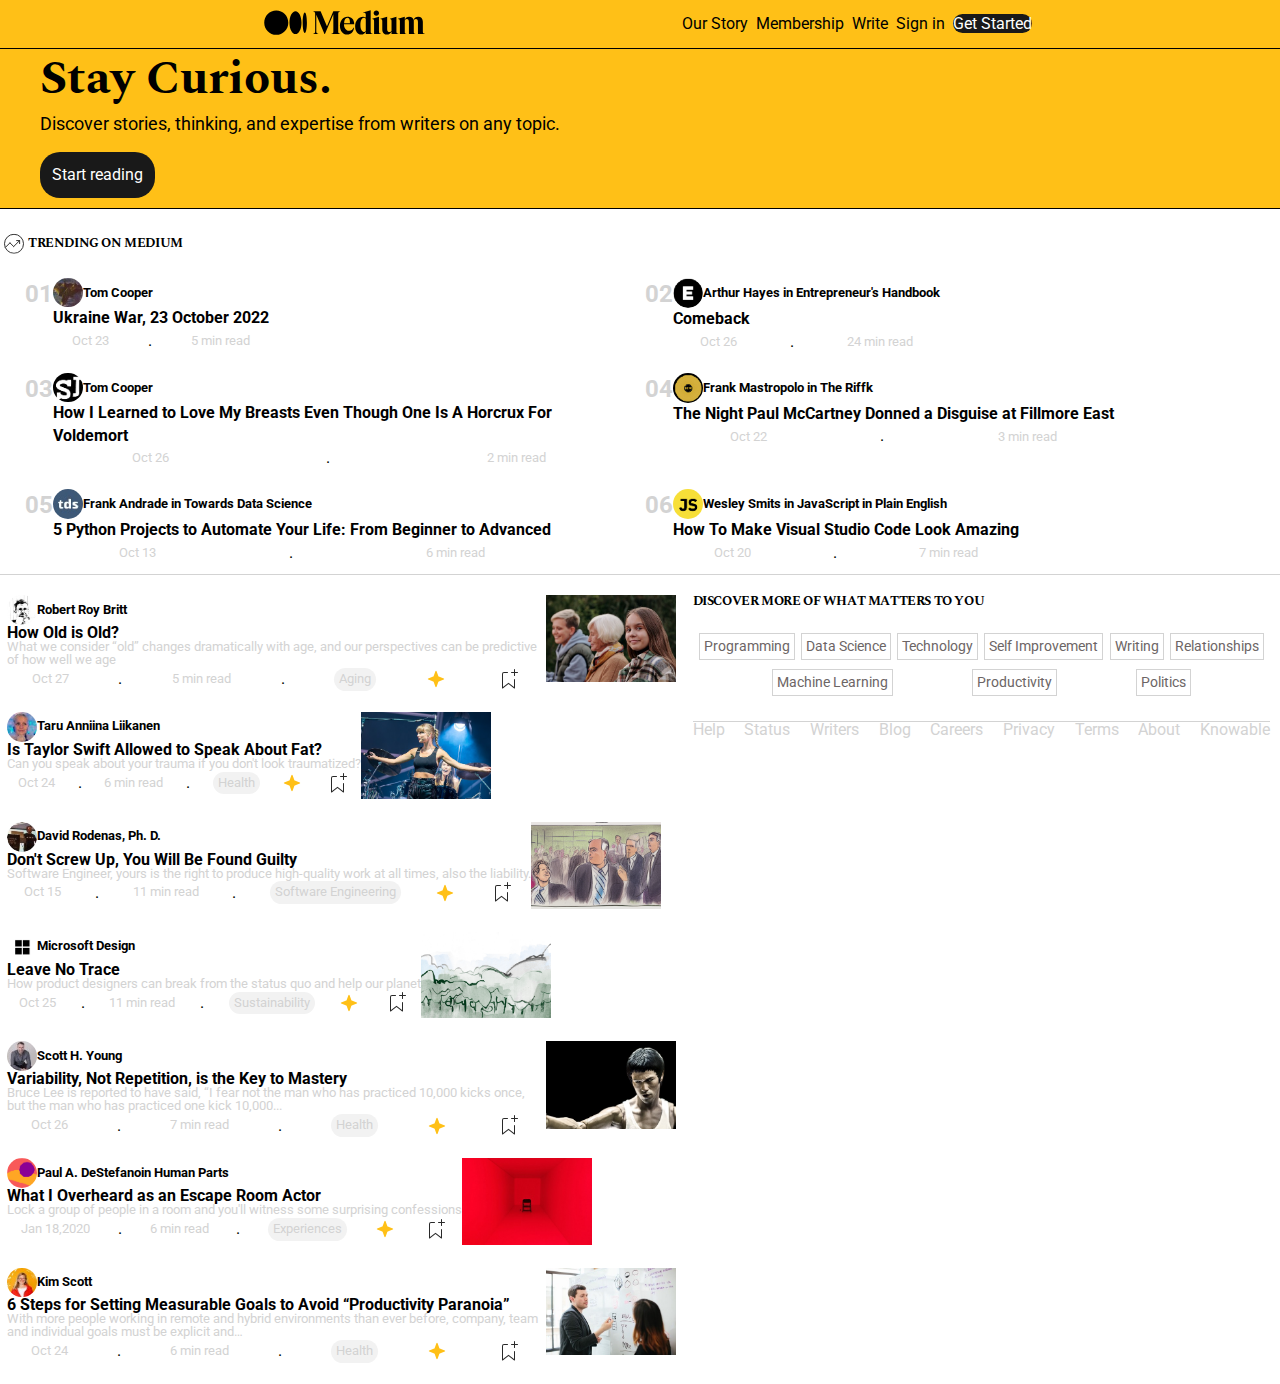
<file: index.html>
<!DOCTYPE html>
<html lang="en">

<head>
    <meta charset="UTF-8">
    <meta http-equiv="X-UA-Compatible" content="IE=edge">
    <meta name="viewport" content="width=device-width, initial-scale=1.0">
    <meta name="description" content="Medium is an open platform where readers find dynamic thinking, and where expert and undiscovered voices can share their writing on any topic">
    <link rel="stylesheet" href="assets/css/reset.css">
    <link rel="stylesheet" href="assets/css/style.css">
    <title>Medium - Where good ideas find you.</title>
</head>

<body>
    <header>
        <nav>
            <div>
                <img src="assets/imgs/svg/logo.svg" alt="medium-logo">
            </div>
            <div>
                <ul id="header-links">
                    <li class="hide-mobile"><a href="#" title="Who we are">Our Story</a></li>
                    <li class="hide-mobile"><a href="#" title="Membership">Membership</a></li>
                    <li class="hide-mobile"><a href="#" title="Write Us">Write</a></li>
                    <li><a href="#" title="Sign In">Sign in</a></li>
                    <li><a href="#" title="Get Started" id="get-started-btn">Get Started</a></li>
                </ul>
            </div>
        </nav>

        <div id="second-header">
            <div id="h1-container">
                <h1>Stay Curious.</h1>
                <p>Discover stories, thinking, and expertise from writers on any topic.</p>
                <a href="#" title="Start Reading">Start reading</a>
            </div>
            <div id="m-container"></div> <!--Qua vanno le 5000 righe di m-->
        </div>
    </header>
    <main>
    <section>
        <div id="section-heading">
            <img src="assets/imgs/svg/trending.svg" alt="trending-logo">
            <h3>Trending on Medium</h3>
        </div>
        <div id="trendContainer">
            <div class="single-trend">
                <div><span class="trendNumbers">01</span></div>
                <div>
                    <div class="thumbnail-div">
                        <img src="assets/imgs/image01.jpeg" alt="thumbnail" class="thumbnail">
                        <h4>Tom Cooper</h4>
                    </div>
                    <div>
                        <h2>Ukraine War, 23 October 2022</h2>
                    </div>
                    <div class="data-div">
                        <span class="read-data">Oct 23</span>
                        <span>.</span>
                        <span class="read-data">5 min read</span>
                    </div>
                </div>
            </div>
            <div class="single-trend">
                <span class="trendNumbers">02</span>
                <div>
                    <div class="thumbnail-div">
                        <img src="assets/imgs/image02.png" alt="thumbnail" class="thumbnail">
                        <h4>Arthur Hayes in Entrepreneur's Handbook</h4>
                    </div>
                    <div>
                        <h2>Comeback</h2>
                    </div>
                    <div class="data-div">
                        <span class="read-data">Oct 26</span>
                        <span>.</span>
                        <span class="read-data">24 min read</span>
                    </div>
                </div>
            </div>
            <div class="single-trend">
                <span class="trendNumbers">03</span>
                <div>
                    <div class="thumbnail-div">
                        <img src="assets/imgs/image03.jpeg" alt="thumbnail" class="thumbnail">
                        <h4>Tom Cooper</h4>
                    </div>
                    <div>
                        <h2>How I Learned to Love My Breasts Even Though One Is A Horcrux For Voldemort</h2>
                    </div>
                    <div class="data-div">
                        <span class="read-data">Oct 26</span>
                        <span>.</span>
                        <span class="read-data">2 min read</span>
                    </div>
                </div>
            </div>
            <div class="single-trend">
                <span class="trendNumbers">04</span>
                <div>
                    <div class="thumbnail-div">
                        <img src="assets/imgs/image04.png" alt="thumbnail" class="thumbnail">
                        <h4>Frank Mastropolo in The Riffk</h4>
                    </div>
                    <div>
                        <h2>The Night Paul McCartney Donned a Disguise at Fillmore East</h2>
                    </div>
                    <div class="data-div">
                        <span class="read-data">Oct 22</span>
                        <span>.</span>
                        <span class="read-data">3 min read</span>
                    </div>
                </div>
            </div>
            <div class="single-trend">
                <span class="trendNumbers">05</span>
                <div>
                    <div class="thumbnail-div">
                        <img src="assets/imgs/image05.jpeg" alt="thumbnail" class="thumbnail">
                        <h4>Frank Andrade in Towards Data Science</h4>
                    </div>
                    <div>
                        <h2>5 Python Projects to Automate Your Life: From Beginner to Advanced</h2>
                    </div>
                    <div class="data-div">
                        <span class="read-data">Oct 13</span>
                        <span>.</span>
                        <span class="read-data">6 min read</span>
                    </div>
                </div>
            </div>
            <div class="single-trend">
                <span class="trendNumbers">06</span>
                <div>
                    <div class="thumbnail-div">
                        <img src="assets/imgs/image06.png" alt="thumbnail" class="thumbnail">
                        <h4>Wesley Smits in JavaScript in Plain English</h4>
                    </div>
                    <div>
                        <h2>How To Make Visual Studio Code Look Amazing</h2>
                    </div>
                    <div class="data-div">
                        <span class="read-data">Oct 20</span>
                        <span>.</span>
                        <span class="read-data">7 min read</span>
                    </div>
                </div>
            </div>

        </div>
    </section>
    <div id="asideArticleDiv">
    <aside>
        <div>
            <h3>Discover more of what matters to you</h3>
            <ul id="aside-links">
                <li><a href="#" title="Programming">Programming</a></li>
                <li><a href="#" title="Data science">Data Science</a></li>
                <li><a href="#" title="Technology">Technology</a></li>
                <li><a href="#" title="Self Improvement">Self Improvement</a></li>
                <li><a href="#" title="Writing">Writing</a></li>
                <li><a href="#" title="Relationships">Relationships</a></li>
                <li><a href="#" title="Machine Learning">Machine Learning</a></li>
                <li><a href="#" title="Productivity">Productivity</a></li>
                <li><a href="#" title="Politics">Politics</a></li>
            </ul>
        </div>
        <nav>
            <ul>
                <li><a href="#" title="Help">Help</a></li>
                <li><a href="#" title="Status">Status</a></li>
                <li><a href="#" title="Writers">Writers</a></li>
                <li><a href="#" title="Blog">Blog</a></li>
                <li><a href="#" title="Careers">Careers</a></li>
                <li><a href="#" title="Privacy">Privacy</a></li>
                <li><a href="#" title="Terms">Terms</a></li>
                <li><a href="#" title="About">About</a></li>
                <li><a href="#" title="Knowable">Knowable</a></li>
            </ul>
        </nav>
    </aside>
    <article>
        <div class="article-container">
            <div>
                <div class="thumbnail-div">
                    <img src="assets/imgs/image07.jpeg" class="thumbnail" alt="thumbnail">
                    <h4>Robert Roy Britt</h4>
                </div>
                <div class="article-text">
                    <h2>How Old is Old?</h2>
                    <p>What we consider “old” changes dramatically with age, and our perspectives can be predictive of how well we age</p>
                </div>
                <div class="data-div">
                    <span class="read-data">Oct 27</span>
                    <span>.</span>
                    <span class="read-data">5 min read</span>
                    <span>.</span>
                    <a href="#" class="categories">Aging</a>
                    <img src="assets/imgs/svg/star.svg" class="stars">
                    <img src="assets/imgs/svg/bookmark.svg" class="bookmark">
                </div>
            </div>
            <div class="article-images-container">
                <img src="assets/imgs/image08.jpeg" class="article-img">
            </div>
        </div>
        <div class="article-container">
            <div>
                <div class="thumbnail-div">
                    <img src="assets/imgs/image09.jpeg" class="thumbnail" alt="thumbnail">
                    <h4>Taru Anniina Liikanen</h4>
                </div>
                <div class="article-text">
                    <h2>Is Taylor Swift Allowed to Speak About Fat?</h2>
                    <p>Can you speak about your trauma if you don't look traumatized?</p>
                </div>
                <div class="data-div">
                    <span class="read-data">Oct 24</span>
                    <span>.</span>
                    <span class="read-data">6 min read</span>
                    <span>.</span>
                    <a href="#" class="categories">Health</a>
                    <img src="assets/imgs/svg/star.svg" class="stars">
                    <img src="assets/imgs/svg/bookmark.svg" class="bookmark">
                </div>
            </div>
            <div class="article-images-container">
                <img src="assets/imgs/image10.jpeg" class="article-img">
            </div>
        </div>
        <div class="article-container">
            <div>
                <div class="thumbnail-div">
                    <img src="assets/imgs/image11.jpeg" class="thumbnail" alt="thumbnail">
                    <h4>David Rodenas, Ph. D.</h4>
                </div>
                <div class="article-text">
                    <h2>Don't Screw Up, You Will Be Found Guilty</h2>
                    <p>Software Engineer, yours is the right to produce high-quality work at all times, also the liability.</p>
                </div>
                <div class="data-div">
                    <span class="read-data">Oct 15</span>
                    <span>.</span>
                    <span class="read-data">11 min read</span>
                    <span>.</span>
                    <a href="#" class="categories">Software Engineering</a>
                    <img src="assets/imgs/svg/star.svg" class="stars">
                    <img src="assets/imgs/svg/bookmark.svg" class="bookmark">
                </div>
            </div>
            <div class="article-images-container">
                <img src="assets/imgs/image12.png" class="article-img">
            </div>
        </div>
        <div class="article-container">
            <div>
                <div class="thumbnail-div">
                    <img src="assets/imgs/image13.png" class="thumbnail" alt="thumbnail">
                    <h4>Microsoft Design</h4>
                </div>
                <div class="article-text">
                    <h2>Leave No Trace</h2>
                    <p>How product designers can break from the status quo and help our planet</p>
                </div>
                <div class="data-div">
                    <span class="read-data">Oct 25</span>
                    <span>.</span>
                    <span class="read-data">11 min read</span>
                    <span>.</span>
                    <a href="#" class="categories">Sustainability</a>
                    <img src="assets/imgs/svg/star.svg" class="stars">
                    <img src="assets/imgs/svg/bookmark.svg" class="bookmark">
                </div>
            </div>
            <div class="article-images-container">
                <img src="assets/imgs/image14.png" class="article-img">
            </div>
        </div>
        <div class="article-container">
            <div>
                <div class="thumbnail-div">
                    <img src="assets/imgs/image15.jpeg" class="thumbnail" alt="thumbnail">
                    <h4>Scott H. Young</h4>
                </div>
                <div class="article-text">
                    <h2>Variability, Not Repetition, is the Key to Mastery</h2>
                    <p>Bruce Lee is reported to have said, “I fear not the man who has practiced 10,000 kicks once, but the man who has practiced one kick 10,000...</p>
                </div>
                <div class="data-div">
                    <span class="read-data">Oct 26</span>
                    <span>.</span>
                    <span class="read-data">7 min read</span>
                    <span>.</span>
                    <a href="#" class="categories">Health</a>
                    <img src="assets/imgs/svg/star.svg" class="stars">
                    <img src="assets/imgs/svg/bookmark.svg" class="bookmark">
                </div>
            </div>
            <div class="article-images-container">
                <img src="assets/imgs/image16.jpg" class="article-img">
            </div>
        </div>
        <div class="article-container">
            <div>
                <div class="thumbnail-div">
                    <img src="assets/imgs/image17.png" class="thumbnail" alt="thumbnail">
                    <h4>Paul A. DeStefanoin Human Parts</h4>
                </div>
                <div class="article-text">
                    <h2>What I Overheard as an Escape Room Actor</h2>
                    <p>Lock a group of people in a room and you'll witness some surprising confessions</p>
                </div>
                <div class="data-div">
                    <span class="read-data">Jan 18,2020</span>
                    <span>.</span>
                    <span class="read-data">6 min read</span>
                    <span>.</span>
                    <a href="#" class="categories">Experiences</a>
                    <img src="assets/imgs/svg/star.svg" class="stars">
                    <img src="assets/imgs/svg/bookmark.svg" class="bookmark">
                </div>
            </div>
            <div class="article-images-container">
                <img src="assets/imgs/image18.jpeg" class="article-img">
            </div>
        </div>
        <div class="article-container">
            <div>
                <div class="thumbnail-div">
                    <img src="assets/imgs/image19.jpeg" class="thumbnail" alt="thumbnail">
                    <h4>Kim Scott</h4>
                </div>
                <div class="article-text">
                    <h2>6 Steps for Setting Measurable Goals to Avoid “Productivity Paranoia”</h2>
                    <p>With more people working in remote and hybrid environments than ever before, company, team and individual goals must be explicit and…</p>
                </div>
                <div class="data-div">
                    <span class="read-data">Oct 24</span>
                    <span>.</span>
                    <span class="read-data">6 min read</span>
                    <span>.</span>
                    <a href="#" class="categories">Health</a>
                    <img src="assets/imgs/svg/star.svg" class="stars">
                    <img src="assets/imgs/svg/bookmark.svg" class="bookmark">
                </div>
            </div>
            <div class="article-images-container">
                <img src="assets/imgs/image20.jpg" class="article-img">
            </div>
        </div>
    </article>
    </div>
    </main>
    <script src="assets/js/script.js"></script>
</body>

</html>
</file>
<file: assets/css/style.css>
@import url('https://fonts.googleapis.com/css2?family=Roboto:wght@400;700&family=Spectral:wght@400;700&display=swap');

body{
    font-family: 'Roboto', sans-serif;
}

/*HEADINGS*/
h1, h3{
    font-family: 'Spectral', serif;
}

h3{
    text-transform: uppercase;
    letter-spacing: -0.4px;
    font-size: 0.8em;
}

h1, h2, h3, h4{
    font-weight: bold;
}

h4{
    font-size: 0.8em;
}

.thumbnail{
    border-radius: 20px;
    width: 30px;
}

/*HEADER*/

header{
    background-color: #ffc017;
    border-bottom: 1px solid black;
}

header nav{
    display: flex;
    justify-content: space-evenly;
    border-bottom: 1px solid black;
    align-items: center;
    padding: 10px;
    position: fixed;
    width: 100vw;
    background-color: #ffc017;
    transition: background-color 0.5s ease;
}

#header-links{
    display: flex;
}

#header-links li{
    list-style-type: none;
    padding: 0 4px;
}

#header-links a {
    text-decoration: none;
    color: black;
}

h1{
    font-size: 3em;
}

header p{
    font-size: 1.1em;
}

#header-links #get-started-btn {
    background-color: #191919;
    color: white;
    border-radius: 20px;
}

#second-header{
    padding: 10px 40px;
    padding-top: 45px;
}

#h1-container{
    display: flex;
    flex-direction: column;
    justify-content: space-around;
    align-items: flex-start;
    line-height: 1.4;
}

a[title="Start Reading"]{
    background-color: #191919;
    text-decoration: none;
    color: white;
    border-radius: 20px;
    padding: 1%;
    margin-top: 15px;
}



@media screen and (max-width:575px) {
    .hide-mobile {
        display: none;
    }
}

/*SECTION*/

section{
    border-bottom: 1px solid lightgray;
}

#section-heading{
    display: flex;
    align-items: center;
    margin-top: 20px;
    margin-bottom: 10px;
}

#trendContainer{
    padding: 0 15px;
}

.single-trend{
    display: flex;
    line-height: 1.4;
    padding: 10px;
}

.thumbnail-div{
    display: flex;
    align-items: center;
}

.data-div{
    display: flex;
    justify-content: space-around;
    align-items: center;
}

.trendNumbers{
    font-size: 1.5em;
    font-weight: bold;
    color: lightgray;
}

.read-data{
    color: lightgray;
    font-size: 0.8em;
}

@media screen and (min-width:850px) {
    #trendContainer{
        display: flex;
        flex-wrap: wrap;
    }   
    
    .single-trend{
        flex-basis: 48%;
    }
}

/*ASIDE*/

aside{
    margin-top: 20px;
    margin-left: 10px;
    margin-right: 10px;
}

aside div h3{
    margin-bottom: 20px;
}

#aside-links{
    display: flex;
    justify-content: space-evenly;
    flex-wrap: wrap;
    padding-bottom: 20px;
    border-bottom: 1px solid lightgray;
}

#aside-links li{
    list-style-type: none;
    margin: 10px 0;
}

#aside-links li a{
    text-decoration: none;
    color: #6c6565;
    border: 1px solid lightgray;
    padding: 4px;
    font-size: 0.9em;
}

aside nav ul{
    display: flex;
    flex-wrap: wrap;
    justify-content: space-between;
}

aside nav ul li{
    list-style-type: none;
}

aside nav ul li a{
    text-decoration: none;
    color: lightgray;
}

@media screen and (min-width:850px) {
    #asideArticleDiv{
        display: flex;
    }

    aside{
        order: 2;
    }
}

/*ARTICLE*/
.article-container{
    display: flex;
    margin: 20px 7px;
}

.article-text p{
    font-size: 0.8em;
    color: lightgray;
}

.article-images-container{
    width: 100%;
    max-width: 130px;
}

.article-img{
    width: 100%;
}

.categories{
    color: lightgray;
    text-decoration: none;
    background-color: #f2f2f2;
    border-radius: 20px;
    padding: 5px;
    font-size: 0.8em;
}
</file>
